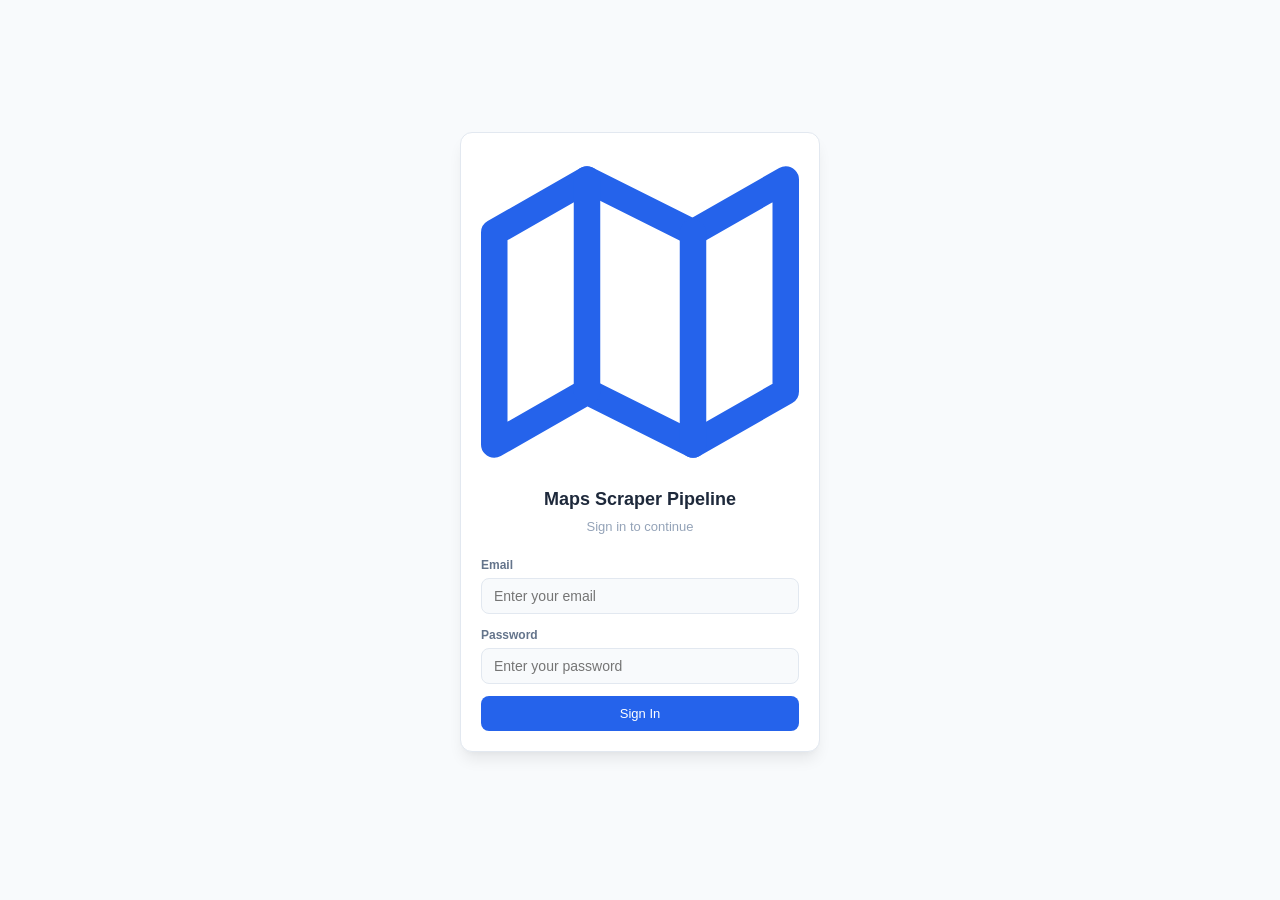
<file: pipeline/frontend/index.html>
<!DOCTYPE html>
<html lang="en">
<head>
<meta charset="UTF-8">
<meta name="viewport" content="width=device-width, initial-scale=1.0">
<title>Maps Scraper Pipeline</title>
<link rel="stylesheet" href="styles.css?v=8">
</head>
<body>

<!-- Login Screen -->
<div id="login-screen" style="position:fixed;inset:0;background:var(--bg);z-index:9999;display:flex;align-items:center;justify-content:center;">
  <div class="card" style="width:360px;max-width:90%;box-shadow:var(--shadow-lg);">
    <div style="text-align:center;margin-bottom:20px;">
      <div id="login-logo" style="margin-bottom:8px;color:var(--primary);"></div>
      <h2 style="font-size:18px;color:var(--text);">Maps Scraper Pipeline</h2>
      <p style="font-size:13px;color:var(--text-muted);margin-top:4px;">Sign in to continue</p>
    </div>
    <div class="input-group">
      <label>Email</label>
      <input type="email" class="input" id="login-email" placeholder="Enter your email">
    </div>
    <div class="input-group">
      <label>Password</label>
      <input type="password" class="input" id="login-password" placeholder="Enter your password" onkeydown="if(event.key==='Enter')doLogin()">
    </div>
    <div id="login-error" style="font-size:12px;color:var(--danger);margin-bottom:8px;display:none;"></div>
    <button class="btn btn-primary" style="width:100%;justify-content:center;padding:10px;" onclick="doLogin()" id="btn-login">Sign In</button>
  </div>
</div>

<!-- Mobile Header -->
<div class="mobile-header">
  <h1 style="font-size:16px;color:var(--primary);display:flex;align-items:center;gap:6px;" id="mobile-logo"></h1>
  <button class="btn btn-outline" onclick="toggleSidebar()" id="menu-btn"></button>
</div>

<div class="app">
  <!-- Sidebar -->
  <aside class="sidebar" id="sidebar">
    <div class="sidebar-logo">
      <h1 id="logo-text"></h1>
    </div>
    <nav id="nav"></nav>
  </aside>

  <!-- Main Content -->
  <main class="main">

    <!-- Page: Dashboard -->
    <div class="page active" id="page-dashboard">
      <div class="page-header">
        <h2>Dashboard</h2>
        <p>Pipeline overview and real-time metrics</p>
      </div>
      <div class="stats-grid" id="stats-grid"></div>
      <div class="card" style="margin-top:16px;">
        <div class="card-title" id="scrapers-title"></div>
        <div id="scrapers-list"></div>
      </div>
    </div>

    <!-- Page: Scrapers -->
    <div class="page" id="page-scrapers">
      <div class="page-header">
        <h2>Scraper Workflows</h2>
        <p>Start, stop, and manage GitHub Actions scraper instances</p>
      </div>
      <div class="card">
        <div class="card-title" id="wf-title"></div>
        <div style="display:flex;align-items:center;gap:10px;flex-wrap:wrap;margin-bottom:16px;">
          <div class="input-group" style="margin:0;width:80px;">
            <label>Count</label>
            <input type="number" class="input" id="wf-count" value="2" min="1" max="10">
          </div>
          <button class="btn btn-success" id="btn-start" onclick="startWorkflows()"></button>
          <button class="btn btn-danger" id="btn-stop" onclick="stopWorkflows()"></button>
          <button class="btn btn-outline" id="btn-refresh-wf" onclick="refreshWorkflows()"></button>
        </div>
        <div id="wf-scrapers-list"></div>
      </div>
    </div>

    <!-- Page: Query Generator -->
    <div class="page" id="page-queries">
      <div class="page-header">
        <h2>Query Generator</h2>
        <p>Generate location-based search queries for the pipeline</p>
      </div>

      <!-- Stepper -->
      <div class="stepper" id="query-stepper"></div>

      <!-- Step 1: Mode -->
      <div class="card query-step" id="qstep-1">
        <div class="card-title" id="mode-title"></div>
        <div style="display:flex;gap:8px;flex-wrap:wrap;" id="mode-buttons"></div>
      </div>

      <!-- Step 2: Select data -->
      <div class="card query-step" id="qstep-2" style="display:none;">
        <div class="grid-2">
          <div>
            <div class="card-title" id="biz-title"></div>
            <input type="text" class="input" placeholder="Filter categories..." oninput="filterList('businesses', this.value)">
            <select class="input" id="businesses" multiple size="8"></select>
            <div style="font-size:12px;color:var(--text-muted);margin-top:4px;" id="biz-count"></div>

            <!-- Custom categories: anything not in the GMB list, or a list
                 pasted in from elsewhere. Added to whatever is selected above,
                 so it works alongside the picker or entirely on its own. -->
            <div style="margin-top:14px;padding-top:12px;border-top:1px solid var(--border);">
              <label style="display:block;font-size:11px;font-weight:600;color:var(--text-secondary);margin-bottom:4px;">
                Or add your own categories
              </label>
              <textarea class="input" id="custom-biz" rows="5" spellcheck="false"
                        style="width:100%;resize:vertical;font-family:inherit;line-height:1.5;"
                        placeholder="One per line, or comma separated:&#10;solar panel installer&#10;wedding photographer&#10;pet grooming, dog walker"
                        oninput="onCustomBizInput()"></textarea>
              <div style="display:flex;align-items:center;justify-content:space-between;margin-top:4px;gap:8px;">
                <span style="font-size:12px;color:var(--text-muted);" id="custom-biz-count"></span>
                <button class="btn btn-outline" style="padding:4px 10px;font-size:11px;"
                        onclick="clearCustomBiz()">Clear</button>
              </div>
            </div>
          </div>
          <div>
            <div class="card-title" id="loc-title"></div>
            <div class="grid-2" style="gap:8px;margin-bottom:8px;">
              <div style="position:relative;display:inline-block;flex:1;">
                <input type="text" class="input" id="country" placeholder="Search country..." style="margin:0;" autocomplete="off" onfocus="showDropdown('country')" oninput="filterDropdown('country')">
                <div class="search-dropdown" id="dropdown-country" style="display:none;"></div>
              </div>
              <div style="position:relative;display:inline-block;flex:1;">
                <input type="text" class="input" id="modifier" value="in" readonly style="margin:0;cursor:pointer;text-align:center;" onclick="showStaticDropdown('modifier')">
                <input type="hidden" id="modifier-value" value="in">
                <div class="search-dropdown" id="dropdown-modifier" style="display:none;min-width:80px;">
                  <div class="dd-item" onclick="selectStaticDropdown('modifier','in','in')"><span>in</span></div>
                  <div class="dd-item" onclick="selectStaticDropdown('modifier','near','near')"><span>near</span></div>
                </div>
              </div>
            </div>
            <input type="text" class="input" placeholder="Filter cities..." oninput="filterList('locations', this.value)">
            <select class="input" id="locations" multiple size="8"></select>
            <div style="display:flex;align-items:center;justify-content:space-between;margin-top:4px;">
              <span style="font-size:12px;color:var(--text-muted);" id="loc-count"></span>
              <button class="btn btn-outline" style="padding:4px 10px;font-size:11px;" onclick="selectAllLocs()">Select All</button>
            </div>
          </div>
        </div>
      </div>

      <!-- Step 3: Generate -->
      <div class="card query-step" id="qstep-3" style="display:none;">
        <div id="gen-preview"></div>
        <div style="margin-top:12px;display:flex;align-items:center;gap:12px;">
          <button class="btn btn-primary" id="btn-generate" onclick="generateQueries()"></button>
          <span id="gen-status"></span>
        </div>
      </div>

      <!-- Step navigation -->
      <div style="display:flex;gap:8px;margin-top:12px;" id="step-nav"></div>
    </div>

    <!-- Page: Results -->
    <div class="page" id="page-results">
      <div class="page-header">
        <h2>Scraped Data</h2>
        <p>Browse results grouped by query</p>
      </div>
      <div class="card">
        <!-- Back button (hidden by default) -->
        <div id="results-back" style="display:none;margin-bottom:12px;">
          <button class="btn btn-outline" onclick="backToQueries()" id="btn-back"></button>
          <button class="btn btn-success" onclick="exportCSV()" id="btn-export" style="margin-left:8px;"></button>
        </div>

        <!-- Query-level filters (shown on query list) -->
        <div id="query-filters" style="display:flex;flex-wrap:wrap;gap:8px;margin-bottom:12px;">
          <input type="text" class="input" id="q-filter" placeholder="Filter by business, city, or keyword..." style="width:300px;" oninput="debounceQueryFilter()">
          <div style="position:relative;display:inline-block;">
            <input type="text" class="input" id="q-sort" value="Sort: Newest" readonly style="width:160px;cursor:pointer;" onclick="showStaticDropdown('q-sort')">
            <input type="hidden" id="q-sort-value" value="date">
            <div class="search-dropdown" id="dropdown-q-sort" style="display:none;">
              <div class="dd-item" onclick="selectStaticDropdown('q-sort','date','Sort: Newest');queryListPage=1;loadQueryList()"><span>Sort: Newest</span></div>
              <div class="dd-item" onclick="selectStaticDropdown('q-sort','count','Sort: Most Results');queryListPage=1;loadQueryList()"><span>Sort: Most Results</span></div>
              <div class="dd-item" onclick="selectStaticDropdown('q-sort','name','Sort: Name A-Z');queryListPage=1;loadQueryList()"><span>Sort: Name A-Z</span></div>
            </div>
          </div>
        </div>

        <!-- Detail-level filters (shown when viewing a specific query's results) -->
        <div id="results-filters" style="display:none;flex-wrap:wrap;gap:8px;margin-bottom:12px;">
          <input type="text" class="input" id="r-search" placeholder="Search name or address..." style="width:200px;">
          <input type="text" class="input" id="r-city" placeholder="City" style="width:120px;">
          <input type="text" class="input" id="r-category" placeholder="Category" style="width:130px;">
          <input type="number" class="input" id="r-rating" placeholder="Min rating" style="width:100px;" step="0.5" min="0" max="5">
          <label style="display:flex;align-items:center;gap:4px;font-size:12px;color:var(--text-secondary);"><input type="checkbox" id="r-phone"> Phone only</label>
          <label style="display:flex;align-items:center;gap:4px;font-size:12px;color:var(--text-secondary);"><input type="checkbox" id="r-no-phone"> No phone</label>
          <label style="display:flex;align-items:center;gap:4px;font-size:12px;color:var(--text-secondary);"><input type="checkbox" id="r-website"> Has website</label>
          <button class="btn btn-primary" id="btn-search" onclick="loadQueryResults()"></button>
          <button class="btn btn-success" onclick="exportFilteredCSV()" id="btn-export-filtered"></button>
        </div>

        <div id="results-info" style="font-size:12px;color:var(--text-muted);margin-bottom:8px;"></div>
        <div class="table-wrap">
          <table>
            <thead id="results-thead"><tr><th>Query</th><th>Results</th><th>Last Scraped</th><th>Action</th></tr></thead>
            <tbody id="results-tbody"></tbody>
          </table>
        </div>
        <div style="display:flex;align-items:center;justify-content:space-between;flex-wrap:wrap;gap:8px;margin-top:12px;">
          <div style="display:flex;align-items:center;gap:6px;">
            <label style="font-size:12px;color:var(--text-muted);">Per page:</label>
            <div style="position:relative;display:inline-block;">
              <input type="text" class="input" id="r-per-page" value="25" readonly style="width:60px;cursor:pointer;text-align:center;" onclick="showStaticDropdown('r-per-page')">
              <input type="hidden" id="r-per-page-value" value="25">
              <div class="search-dropdown" id="dropdown-r-per-page" style="display:none;min-width:60px;">
                <div class="dd-item" onclick="selectStaticDropdown('r-per-page','10','10');changePerPage()"><span>10</span></div>
                <div class="dd-item" onclick="selectStaticDropdown('r-per-page','25','25');changePerPage()"><span>25</span></div>
                <div class="dd-item" onclick="selectStaticDropdown('r-per-page','50','50');changePerPage()"><span>50</span></div>
                <div class="dd-item" onclick="selectStaticDropdown('r-per-page','100','100');changePerPage()"><span>100</span></div>
              </div>
            </div>
          </div>
          <div class="pagination" id="pagination"></div>
        </div>
      </div>
    </div>

    <!-- Page: Settings -->
    <div class="page" id="page-alldata">
      <div class="page-header">
        <h2>All Data</h2>
        <p>Search and export across all records regardless of query</p>
      </div>
      <div class="card">
        <div class="card-title" id="alldata-filter-title"></div>
        <div class="filter-grid" style="display:grid;grid-template-columns:repeat(auto-fill, minmax(180px, 1fr));gap:12px;margin-bottom:16px;">
          <div class="input-group" style="margin:0;">
            <label style="font-size:11px;font-weight:600;color:var(--text-secondary);margin-bottom:4px;">Search Name/Address</label>
            <input type="text" class="input" id="ad-search" placeholder="e.g. plumber, beauty" style="width:100%;">
          </div>
          <div class="input-group" style="margin:0;position:relative;">
            <label style="font-size:11px;font-weight:600;color:var(--text-secondary);margin-bottom:4px;">City</label>
            <input type="text" class="input" id="ad-city" placeholder="Search city..." style="width:100%;" autocomplete="off" onfocus="showDropdown('city')" oninput="filterDropdown('city')">
            <input type="hidden" id="ad-city-value">
            <div class="search-dropdown" id="dropdown-city" style="display:none;"></div>
          </div>
          <div class="input-group" style="margin:0;position:relative;">
            <label style="font-size:11px;font-weight:600;color:var(--text-secondary);margin-bottom:4px;">Category</label>
            <input type="text" class="input" id="ad-category" placeholder="Search category..." style="width:100%;" autocomplete="off" onfocus="showDropdown('category')" oninput="filterDropdown('category')">
            <input type="hidden" id="ad-category-value">
            <div class="search-dropdown" id="dropdown-category" style="display:none;"></div>
          </div>
          <div class="input-group" style="margin:0;">
            <label style="font-size:11px;font-weight:600;color:var(--text-secondary);margin-bottom:4px;">Scraped Query</label>
            <input type="text" class="input" id="ad-query" placeholder="e.g. plumber in new york" style="width:100%;">
          </div>
          <div class="input-group" style="margin:0;position:relative;">
            <label style="font-size:11px;font-weight:600;color:var(--text-secondary);margin-bottom:4px;">Min Rating</label>
            <input type="text" class="input" id="ad-rating" value="Any Rating" readonly style="width:100%;cursor:pointer;" onclick="showStaticDropdown('rating')">
            <input type="hidden" id="ad-rating-value" value="">
            <div class="search-dropdown" id="dropdown-rating" style="display:none;">
              <div class="dd-item" onclick="selectStaticDropdown('rating','','Any Rating')"><span>Any Rating</span></div>
              <div class="dd-item" onclick="selectStaticDropdown('rating','3','3+ Stars')"><span>3+ Stars</span></div>
              <div class="dd-item" onclick="selectStaticDropdown('rating','3.5','3.5+ Stars')"><span>3.5+ Stars</span></div>
              <div class="dd-item" onclick="selectStaticDropdown('rating','4','4+ Stars')"><span>4+ Stars</span></div>
              <div class="dd-item" onclick="selectStaticDropdown('rating','4.5','4.5+ Stars')"><span>4.5+ Stars</span></div>
              <div class="dd-item" onclick="selectStaticDropdown('rating','5','5 Stars Only')"><span>5 Stars Only</span></div>
            </div>
          </div>
          <div class="input-group" style="margin:0;position:relative;">
            <label style="font-size:11px;font-weight:600;color:var(--text-secondary);margin-bottom:4px;">Min Reviews</label>
            <input type="text" class="input" id="ad-reviews" value="Any Reviews" readonly style="width:100%;cursor:pointer;" onclick="showStaticDropdown('reviews')">
            <input type="hidden" id="ad-reviews-value" value="">
            <div class="search-dropdown" id="dropdown-reviews" style="display:none;">
              <div class="dd-item" onclick="selectStaticDropdown('reviews','','Any Reviews')"><span>Any Reviews</span></div>
              <div class="dd-item" onclick="selectStaticDropdown('reviews','5','5+ Reviews')"><span>5+ Reviews</span></div>
              <div class="dd-item" onclick="selectStaticDropdown('reviews','10','10+ Reviews')"><span>10+ Reviews</span></div>
              <div class="dd-item" onclick="selectStaticDropdown('reviews','25','25+ Reviews')"><span>25+ Reviews</span></div>
              <div class="dd-item" onclick="selectStaticDropdown('reviews','50','50+ Reviews')"><span>50+ Reviews</span></div>
              <div class="dd-item" onclick="selectStaticDropdown('reviews','100','100+ Reviews')"><span>100+ Reviews</span></div>
            </div>
          </div>
          <div class="input-group" style="margin:0;position:relative;">
            <label style="font-size:11px;font-weight:600;color:var(--text-secondary);margin-bottom:4px;">Phone Filter</label>
            <input type="text" class="input" id="ad-phone-filter" value="All (With/Without)" readonly style="width:100%;cursor:pointer;" onclick="showStaticDropdown('phone-filter')">
            <input type="hidden" id="ad-phone-filter-value" value="all">
            <div class="search-dropdown" id="dropdown-phone-filter" style="display:none;">
              <div class="dd-item" onclick="selectStaticDropdown('phone-filter','all','All (With/Without)')"><span>All (With/Without)</span></div>
              <div class="dd-item" onclick="selectStaticDropdown('phone-filter','has','Has Phone')"><span>Has Phone</span></div>
              <div class="dd-item" onclick="selectStaticDropdown('phone-filter','none','No Phone')"><span>No Phone</span></div>
            </div>
          </div>
          <div class="input-group" style="margin:0;position:relative;">
            <label style="font-size:11px;font-weight:600;color:var(--text-secondary);margin-bottom:4px;">Website Filter</label>
            <input type="text" class="input" id="ad-website-filter" value="All (With/Without)" readonly style="width:100%;cursor:pointer;" onclick="showStaticDropdown('website-filter')">
            <input type="hidden" id="ad-website-filter-value" value="all">
            <div class="search-dropdown" id="dropdown-website-filter" style="display:none;">
              <div class="dd-item" onclick="selectStaticDropdown('website-filter','all','All (With/Without)')"><span>All (With/Without)</span></div>
              <div class="dd-item" onclick="selectStaticDropdown('website-filter','has','Has Website')"><span>Has Website</span></div>
              <div class="dd-item" onclick="selectStaticDropdown('website-filter','none','No Website')"><span>No Website</span></div>
            </div>
          </div>
          <div class="input-group" style="margin:0;position:relative;">
            <label style="font-size:11px;font-weight:600;color:var(--text-secondary);margin-bottom:4px;">Address Filter</label>
            <input type="text" class="input" id="ad-address-filter" value="All (With/Without)" readonly style="width:100%;cursor:pointer;" onclick="showStaticDropdown('address-filter')">
            <input type="hidden" id="ad-address-filter-value" value="all">
            <div class="search-dropdown" id="dropdown-address-filter" style="display:none;">
              <div class="dd-item" onclick="selectStaticDropdown('address-filter','all','All (With/Without)')"><span>All (With/Without)</span></div>
              <div class="dd-item" onclick="selectStaticDropdown('address-filter','has','Has Address')"><span>Has Address</span></div>
              <div class="dd-item" onclick="selectStaticDropdown('address-filter','none','No Address')"><span>No Address</span></div>
            </div>
          </div>
          <div class="input-group" style="margin:0;position:relative;">
            <label style="font-size:11px;font-weight:600;color:var(--text-secondary);margin-bottom:4px;">Sort By</label>
            <input type="text" class="input" id="ad-sort" value="Rating" readonly style="width:100%;cursor:pointer;" onclick="showStaticDropdown('sort')">
            <input type="hidden" id="ad-sort-value" value="rating">
            <div class="search-dropdown" id="dropdown-sort" style="display:none;">
              <div class="dd-item" onclick="selectStaticDropdown('sort','rating','Rating')"><span>Rating</span></div>
              <div class="dd-item" onclick="selectStaticDropdown('sort','reviews','Reviews')"><span>Reviews</span></div>
              <div class="dd-item" onclick="selectStaticDropdown('sort','name','Name')"><span>Name</span></div>
              <div class="dd-item" onclick="selectStaticDropdown('sort','date','Newest')"><span>Newest</span></div>
              <div class="dd-item" onclick="selectStaticDropdown('sort','city','City')"><span>City</span></div>
            </div>
          </div>
          <div class="input-group" style="margin:0;position:relative;">
            <label style="font-size:11px;font-weight:600;color:var(--text-secondary);margin-bottom:4px;">Sort Order</label>
            <input type="text" class="input" id="ad-order" value="Descending" readonly style="width:100%;cursor:pointer;" onclick="showStaticDropdown('order')">
            <input type="hidden" id="ad-order-value" value="desc">
            <div class="search-dropdown" id="dropdown-order" style="display:none;">
              <div class="dd-item" onclick="selectStaticDropdown('order','desc','Descending')"><span>Descending</span></div>
              <div class="dd-item" onclick="selectStaticDropdown('order','asc','Ascending')"><span>Ascending</span></div>
            </div>
          </div>
        </div>

        <div style="display:flex;justify-content:flex-end;gap:8px;margin-bottom:12px;">
          <button class="btn btn-outline" onclick="resetAllDataFilters()" id="btn-reset-alldata"></button>
          <button class="btn btn-primary" onclick="loadAllData()" id="btn-search-alldata"></button>
          <button class="btn btn-success" onclick="exportAllDataCSV()" id="btn-export-alldata"></button>
          <button class="btn btn-success" onclick="exportDomainsCSV()" id="btn-export-domains"></button>
        </div>
        <div id="alldata-info" style="font-size:12px;color:var(--text-muted);margin-bottom:8px;"></div>
        <div class="table-wrap">
          <table>
            <thead id="alldata-thead"><tr><th>Name</th><th>Rating</th><th>Reviews</th><th>Category</th><th>Phone</th><th>Website</th><th>City</th><th>Last Query</th></tr></thead>
            <tbody id="alldata-tbody"></tbody>
          </table>
        </div>
        <div style="display:flex;align-items:center;justify-content:space-between;flex-wrap:wrap;gap:8px;margin-top:12px;">
          <div style="display:flex;align-items:center;gap:6px;">
            <label style="font-size:12px;color:var(--text-muted);">Per page:</label>
            <div style="position:relative;display:inline-block;">
              <input type="text" class="input" id="ad-per-page" value="25" readonly style="width:60px;cursor:pointer;text-align:center;" onclick="showStaticDropdown('ad-per-page')">
              <input type="hidden" id="ad-per-page-value" value="25">
              <div class="search-dropdown" id="dropdown-ad-per-page" style="display:none;min-width:60px;">
                <div class="dd-item" onclick="selectStaticDropdown('ad-per-page','10','10');allDataPage=1;loadAllData()"><span>10</span></div>
                <div class="dd-item" onclick="selectStaticDropdown('ad-per-page','25','25');allDataPage=1;loadAllData()"><span>25</span></div>
                <div class="dd-item" onclick="selectStaticDropdown('ad-per-page','50','50');allDataPage=1;loadAllData()"><span>50</span></div>
                <div class="dd-item" onclick="selectStaticDropdown('ad-per-page','100','100');allDataPage=1;loadAllData()"><span>100</span></div>
              </div>
            </div>
          </div>
          <div class="pagination" id="alldata-pagination"></div>
        </div>
      </div>
    </div>

    <!-- Page: Domain Ping -->
    <div class="page" id="page-domains">
      <div class="page-header">
        <h2>Domain Ping</h2>
        <p>Pings every scraped domain and flags the ones that have expired</p>
      </div>

      <div class="stats-grid" id="dom-stats-grid"></div>

      <div class="card" style="margin-top:16px;">
        <div class="card-title" id="dom-control-title"></div>

        <div style="margin-bottom:14px;">
          <div style="display:flex;justify-content:space-between;font-size:12px;color:var(--text-secondary);margin-bottom:6px;">
            <span id="dom-coverage-label">Checked 0 of 0</span>
            <span id="dom-coverage-pct">0%</span>
          </div>
          <div style="height:8px;background:var(--border);border-radius:6px;overflow:hidden;">
            <div id="dom-coverage-bar" style="height:100%;width:0%;background:var(--success);transition:width 0.4s ease;"></div>
          </div>
          <div id="dom-worker-info" style="font-size:12px;color:var(--text-muted);margin-top:8px;"></div>
        </div>

        <div style="display:flex;gap:8px;flex-wrap:wrap;align-items:center;">
          <button class="btn btn-primary" id="btn-dom-sync" onclick="syncDomains()"></button>
          <button class="btn btn-outline" id="btn-dom-toggle" onclick="togglePinger()"></button>
          <button class="btn btn-outline" id="btn-dom-recheck" onclick="recheckAllDomains()"></button>
          <button class="btn btn-outline" id="btn-dom-refresh" onclick="loadDomainStats()"></button>
          <span id="dom-sync-status" style="font-size:12px;color:var(--text-muted);"></span>
        </div>
      </div>

      <div class="card" style="margin-top:16px;">
        <div class="card-title" id="dom-filter-title"></div>
        <div class="filter-grid" style="display:grid;grid-template-columns:repeat(auto-fill, minmax(180px, 1fr));gap:12px;margin-bottom:16px;">
          <div class="input-group" style="margin:0;">
            <label style="font-size:11px;font-weight:600;color:var(--text-secondary);margin-bottom:4px;">Search Domain</label>
            <input type="text" class="input" id="dom-search" placeholder="e.g. example.com" style="width:100%;" onkeydown="if(event.key==='Enter'){domainsPage=1;loadDomains()}">
          </div>
          <div class="input-group" style="margin:0;position:relative;">
            <label style="font-size:11px;font-weight:600;color:var(--text-secondary);margin-bottom:4px;">Status</label>
            <input type="text" class="input" id="ad-dom-status" value="All Statuses" readonly style="width:100%;cursor:pointer;" onclick="showStaticDropdown('dom-status')">
            <input type="hidden" id="ad-dom-status-value" value="">
            <div class="search-dropdown" id="dropdown-dom-status" style="display:none;">
              <div class="dd-item" onclick="pickDomStatus('','All Statuses')"><span>All Statuses</span></div>
              <div class="dd-item" onclick="pickDomStatus('expired','Expired')"><span>Expired</span></div>
              <div class="dd-item" onclick="pickDomStatus('expiring_soon','Expiring Soon')"><span>Expiring Soon</span></div>
              <div class="dd-item" onclick="pickDomStatus('active','Active')"><span>Active</span></div>
              <div class="dd-item" onclick="pickDomStatus('pending','Pending')"><span>Pending</span></div>
              <div class="dd-item" onclick="pickDomStatus('error','Error')"><span>Error</span></div>
              <div class="dd-item" onclick="pickDomStatus('invalid','Invalid')"><span>Invalid</span></div>
            </div>
          </div>
          <div class="input-group" style="margin:0;position:relative;">
            <label style="font-size:11px;font-weight:600;color:var(--text-secondary);margin-bottom:4px;">TLD</label>
            <input type="text" class="input" id="ad-tld" placeholder="Search TLD..." style="width:100%;" autocomplete="off" onfocus="showDropdown('tld')" oninput="filterDropdown('tld')">
            <input type="hidden" id="ad-tld-value">
            <div class="search-dropdown" id="dropdown-tld" style="display:none;"></div>
          </div>
          <div class="input-group" style="margin:0;position:relative;">
            <label style="font-size:11px;font-weight:600;color:var(--text-secondary);margin-bottom:4px;">Expiring Within</label>
            <input type="text" class="input" id="ad-dom-window" value="Any" readonly style="width:100%;cursor:pointer;" onclick="showStaticDropdown('dom-window')">
            <input type="hidden" id="ad-dom-window-value" value="0">
            <div class="search-dropdown" id="dropdown-dom-window" style="display:none;">
              <div class="dd-item" onclick="selectStaticDropdown('dom-window','0','Any')"><span>Any</span></div>
              <div class="dd-item" onclick="selectStaticDropdown('dom-window','7','7 days')"><span>7 days</span></div>
              <div class="dd-item" onclick="selectStaticDropdown('dom-window','30','30 days')"><span>30 days</span></div>
              <div class="dd-item" onclick="selectStaticDropdown('dom-window','90','90 days')"><span>90 days</span></div>
              <div class="dd-item" onclick="selectStaticDropdown('dom-window','180','180 days')"><span>180 days</span></div>
            </div>
          </div>
          <div class="input-group" style="margin:0;position:relative;">
            <label style="font-size:11px;font-weight:600;color:var(--text-secondary);margin-bottom:4px;">Sort By</label>
            <input type="text" class="input" id="ad-dom-sort" value="Businesses" readonly style="width:100%;cursor:pointer;" onclick="showStaticDropdown('dom-sort')">
            <input type="hidden" id="ad-dom-sort-value" value="businesses">
            <div class="search-dropdown" id="dropdown-dom-sort" style="display:none;">
              <div class="dd-item" onclick="selectStaticDropdown('dom-sort','businesses','Businesses')"><span>Businesses</span></div>
              <div class="dd-item" onclick="selectStaticDropdown('dom-sort','expiry','Expiry Date')"><span>Expiry Date</span></div>
              <div class="dd-item" onclick="selectStaticDropdown('dom-sort','domain','Domain A-Z')"><span>Domain A-Z</span></div>
              <div class="dd-item" onclick="selectStaticDropdown('dom-sort','checked','Last Checked')"><span>Last Checked</span></div>
              <div class="dd-item" onclick="selectStaticDropdown('dom-sort','status','Status')"><span>Status</span></div>
            </div>
          </div>
          <div class="input-group" style="margin:0;position:relative;">
            <label style="font-size:11px;font-weight:600;color:var(--text-secondary);margin-bottom:4px;">Sort Order</label>
            <input type="text" class="input" id="ad-dom-order" value="Descending" readonly style="width:100%;cursor:pointer;" onclick="showStaticDropdown('dom-order')">
            <input type="hidden" id="ad-dom-order-value" value="desc">
            <div class="search-dropdown" id="dropdown-dom-order" style="display:none;">
              <div class="dd-item" onclick="selectStaticDropdown('dom-order','desc','Descending')"><span>Descending</span></div>
              <div class="dd-item" onclick="selectStaticDropdown('dom-order','asc','Ascending')"><span>Ascending</span></div>
            </div>
          </div>
        </div>

        <div style="display:flex;justify-content:space-between;gap:8px;margin-bottom:12px;flex-wrap:wrap;">
          <div style="display:flex;gap:8px;">
            <input type="text" class="input" id="dom-check-input" placeholder="Check a single domain now..." style="width:230px;" onkeydown="if(event.key==='Enter')checkOneDomain()">
            <button class="btn btn-outline" onclick="checkOneDomain()" id="btn-dom-checkone"></button>
          </div>
          <div style="display:flex;gap:8px;">
            <button class="btn btn-outline" onclick="resetDomainFilters()" id="btn-dom-reset"></button>
            <button class="btn btn-primary" onclick="domainsPage=1;loadDomains()" id="btn-dom-search"></button>
            <button class="btn btn-success" onclick="exportDomainStatusCSV()" id="btn-dom-export"></button>
            <button class="btn btn-success" onclick="exportDomainBusinessesCSV()" id="btn-dom-export-biz"></button>
          </div>
        </div>

        <div id="dom-check-result" style="display:none;margin-bottom:12px;padding:12px;border:1px solid var(--border);border-radius:8px;background:var(--bg);font-size:13px;"></div>

        <div id="dom-info" style="font-size:12px;color:var(--text-muted);margin-bottom:8px;"></div>
        <div class="table-wrap">
          <table>
            <thead><tr><th>Domain</th><th>Status</th><th>Available</th><th>Expiry</th><th>Days Left</th><th>Registrar</th><th>DNS</th><th>Businesses</th><th>Last Checked</th><th>Action</th></tr></thead>
            <tbody id="dom-tbody"></tbody>
          </table>
        </div>
        <div style="display:flex;align-items:center;justify-content:space-between;flex-wrap:wrap;gap:8px;margin-top:12px;">
          <div style="display:flex;align-items:center;gap:6px;">
            <label style="font-size:12px;color:var(--text-muted);">Per page:</label>
            <div style="position:relative;display:inline-block;">
              <input type="text" class="input" id="ad-dom-per-page" value="25" readonly style="width:60px;cursor:pointer;text-align:center;" onclick="showStaticDropdown('dom-per-page')">
              <input type="hidden" id="ad-dom-per-page-value" value="25">
              <div class="search-dropdown" id="dropdown-dom-per-page" style="display:none;min-width:60px;">
                <div class="dd-item" onclick="selectStaticDropdown('dom-per-page','25','25');domainsPage=1;loadDomains()"><span>25</span></div>
                <div class="dd-item" onclick="selectStaticDropdown('dom-per-page','50','50');domainsPage=1;loadDomains()"><span>50</span></div>
                <div class="dd-item" onclick="selectStaticDropdown('dom-per-page','100','100');domainsPage=1;loadDomains()"><span>100</span></div>
                <div class="dd-item" onclick="selectStaticDropdown('dom-per-page','200','200');domainsPage=1;loadDomains()"><span>200</span></div>
              </div>
            </div>
          </div>
          <div class="pagination" id="dom-pagination"></div>
        </div>
      </div>
    </div>

    <!-- Page: Settings -->
    <div class="page" id="page-settings">
      <div class="page-header">
        <h2>Settings</h2>
        <p>Configure GitHub PAT and pipeline settings</p>
      </div>
      <div class="card">
        <div class="card-title" id="pat-title"></div>
        <div class="input-group">
          <label>GitHub Personal Access Token</label>
          <input type="password" class="input" id="pat" placeholder="ghp_xxxxxxxxxxxx">
        </div>
        <div style="display:flex;align-items:center;gap:8px;">
          <button class="btn btn-primary" id="btn-save-pat" onclick="savePat()"></button>
          <span id="pat-status"></span>
        </div>
        <div style="margin-top:16px;padding-top:16px;border-top:1px solid var(--border);">
          <div class="card-title" id="tunnel-title"></div>
          <div id="tunnel-info" style="font-size:13px;color:var(--text-secondary);"></div>
        </div>
      </div>
    </div>

  </main>
</div>

<!-- Toast container -->
<div id="toast-container"></div>

<script src="icons.js?v=8"></script>
<script src="app.js?v=8"></script>
</body>
</html>
</file>
<file: pipeline/frontend/styles.css>
:root {
  --primary: #2563eb;
  --primary-light: #3b82f6;
  --primary-dark: #1d4ed8;
  --primary-50: #eff6ff;
  --primary-100: #dbeafe;
  --primary-200: #bfdbfe;
  --bg: #f8fafc;
  --card: #ffffff;
  --border: #e2e8f0;
  --text: #1e293b;
  --text-secondary: #64748b;
  --text-muted: #94a3b8;
  --success: #10b981;
  --danger: #ef4444;
  --warning: #f59e0b;
  --radius: 12px;
  --shadow: 0 1px 3px rgba(0,0,0,0.06), 0 1px 2px rgba(0,0,0,0.04);
  --shadow-md: 0 4px 6px -1px rgba(0,0,0,0.07), 0 2px 4px -2px rgba(0,0,0,0.05);
  --shadow-lg: 0 10px 15px -3px rgba(0,0,0,0.08), 0 4px 6px -4px rgba(0,0,0,0.04);
  --transition: 0.2s cubic-bezier(0.4, 0, 0.2, 1);
}

* { box-sizing: border-box; margin: 0; padding: 0; }

body {
  font-family: -apple-system, BlinkMacSystemFont, 'Inter', 'Segoe UI', sans-serif;
  background: var(--bg);
  color: var(--text);
  line-height: 1.5;
  -webkit-font-smoothing: antialiased;
}

/* Layout */
.app { display: flex; min-height: 100vh; }

.sidebar {
  width: 240px;
  background: var(--card);
  border-right: 1px solid var(--border);
  padding: 24px 0;
  position: fixed;
  top: 0;
  left: 0;
  height: 100vh;
  z-index: 100;
  transition: transform var(--transition);
}

.sidebar-logo {
  padding: 0 20px 24px;
  border-bottom: 1px solid var(--border);
  margin-bottom: 16px;
}

.sidebar-logo h1 {
  font-size: 16px;
  font-weight: 700;
  color: var(--primary);
  display: flex;
  align-items: center;
  gap: 8px;
}

.nav-item {
  display: flex;
  align-items: center;
  gap: 10px;
  padding: 10px 20px;
  font-size: 14px;
  color: var(--text-secondary);
  cursor: pointer;
  transition: all var(--transition);
  border-left: 3px solid transparent;
}

.nav-item:hover { background: var(--primary-50); color: var(--primary); }
.nav-item.active { background: var(--primary-50); color: var(--primary); border-left-color: var(--primary); font-weight: 600; }
.nav-item svg { width: 18px; height: 18px; flex-shrink: 0; }

.main {
  margin-left: 240px;
  flex: 1;
  padding: 24px 32px;
  min-height: 100vh;
}

/* Page header */
.page-header { margin-bottom: 24px; }
.page-header h2 { font-size: 22px; font-weight: 700; color: var(--text); }
.page-header p { font-size: 14px; color: var(--text-secondary); margin-top: 4px; }

/* Cards */
.card {
  background: var(--card);
  border: 1px solid var(--border);
  border-radius: var(--radius);
  padding: 20px;
  box-shadow: var(--shadow);
  margin-bottom: 16px;
  animation: fadeUp 0.3s ease;
}

.card-title {
  font-size: 13px;
  font-weight: 600;
  color: var(--text-secondary);
  text-transform: uppercase;
  letter-spacing: 0.4px;
  margin-bottom: 14px;
  display: flex;
  align-items: center;
  gap: 8px;
}

.card-title svg { width: 16px; height: 16px; color: var(--primary); }

/* Buttons */
.btn {
  display: inline-flex;
  align-items: center;
  gap: 6px;
  padding: 8px 16px;
  border: none;
  border-radius: 8px;
  font-size: 13px;
  font-weight: 500;
  cursor: pointer;
  transition: all var(--transition);
  position: relative;
  overflow: hidden;
}

.btn::after {
  content: '';
  position: absolute;
  inset: 0;
  background: rgba(255,255,255,0.15);
  opacity: 0;
  transition: opacity var(--transition);
}

.btn:hover::after { opacity: 1; }
.btn:active { transform: scale(0.97); }
.btn:disabled { opacity: 0.5; cursor: not-allowed; transform: none; }
.btn svg { width: 14px; height: 14px; }

.btn-primary { background: var(--primary); color: #fff; }
.btn-primary:hover { background: var(--primary-dark); box-shadow: 0 4px 12px rgba(37,99,235,0.3); }
.btn-success { background: var(--success); color: #fff; }
.btn-danger { background: var(--danger); color: #fff; }
.btn-outline { background: transparent; color: var(--primary); border: 1px solid var(--primary-200); }
.btn-outline:hover { background: var(--primary-50); }

/* Inputs */
.input-group { margin-bottom: 12px; }
.input-group label { display: block; font-size: 12px; font-weight: 600; color: var(--text-secondary); margin-bottom: 4px; }

.input {
  width: 100%;
  padding: 9px 12px;
  border: 1px solid var(--border);
  border-radius: 8px;
  font-size: 14px;
  color: var(--text);
  background: var(--bg);
  transition: all var(--transition);
}

.input:focus { outline: none; border-color: var(--primary); box-shadow: 0 0 0 3px var(--primary-100); }

select.input { cursor: pointer; }

/* Stats */
.stats-grid { display: grid; grid-template-columns: repeat(auto-fit, minmax(140px, 1fr)); gap: 12px; }

.stat-card {
  background: var(--card);
  border: 1px solid var(--border);
  border-radius: var(--radius);
  padding: 16px;
  text-align: center;
  transition: all var(--transition);
}

.stat-card:hover { box-shadow: var(--shadow-md); transform: translateY(-2px); }
.stat-num { font-size: 28px; font-weight: 700; color: var(--primary); }
.stat-label { font-size: 11px; color: var(--text-muted); margin-top: 2px; text-transform: uppercase; letter-spacing: 0.3px; }

/* Table */
.table-wrap { overflow-x: auto; border-radius: var(--radius); border: 1px solid var(--border); }

table { width: 100%; border-collapse: collapse; font-size: 13px; }
th { padding: 10px 12px; text-align: left; background: var(--primary-50); color: var(--text-secondary); font-weight: 600; font-size: 11px; text-transform: uppercase; letter-spacing: 0.3px; }
th.sortable { cursor: pointer; user-select: none; transition: color var(--transition); }
th.sortable:hover { color: var(--primary); }
th.sortable .sort-icon { display: inline-block; margin-left: 3px; opacity: 0.3; font-size: 10px; }
th.sortable.asc .sort-icon, th.sortable.desc .sort-icon { opacity: 1; color: var(--primary); }
td { padding: 10px 12px; border-top: 1px solid var(--border); color: var(--text); }
tr:hover td { background: var(--primary-50); }

/* Pagination */
.pagination { display: flex; align-items: center; justify-content: center; gap: 4px; margin-top: 16px; }

.page-btn {
  width: 32px;
  height: 32px;
  display: flex;
  align-items: center;
  justify-content: center;
  border: 1px solid var(--border);
  border-radius: 6px;
  cursor: pointer;
  font-size: 13px;
  color: var(--text-secondary);
  background: var(--card);
  transition: all var(--transition);
}

.page-btn:hover { border-color: var(--primary); color: var(--primary); }
.page-btn.active { background: var(--primary); color: #fff; border-color: var(--primary); }

/* Stepper */
.stepper { display: flex; align-items: center; margin-bottom: 24px; }

.step {
  display: flex;
  align-items: center;
  gap: 8px;
  font-size: 13px;
  color: var(--text-muted);
}

.step-num {
  width: 28px;
  height: 28px;
  border-radius: 50%;
  display: flex;
  align-items: center;
  justify-content: center;
  font-size: 12px;
  font-weight: 600;
  border: 2px solid var(--border);
  background: var(--card);
  transition: all var(--transition);
}

.step.active .step-num { background: var(--primary); color: #fff; border-color: var(--primary); }
.step.done .step-num { background: var(--success); color: #fff; border-color: var(--success); }

.step-line { width: 40px; height: 2px; background: var(--border); margin: 0 8px; }
.step.done + .step-line, .step.active + .step-line { background: var(--primary); }

/* Loader spinner */
.spinner {
  width: 16px;
  height: 16px;
  border: 2px solid var(--primary-200);
  border-top-color: var(--primary);
  border-radius: 50%;
  animation: spin 0.6s linear infinite;
  display: inline-block;
}

.spinner-lg { width: 32px; height: 32px; border-width: 3px; }

/* Skeleton loading rows (used while a search/filter is in flight) */
.skeleton-row td { padding: 12px; }
.skeleton-bar {
  height: 14px;
  border-radius: 6px;
  width: 100%;
  background: linear-gradient(90deg, var(--border) 25%, var(--primary-100) 37%, var(--border) 63%);
  background-size: 400% 100%;
  animation: skeletonShine 1.4s ease infinite;
}

@keyframes skeletonShine {
  0% { background-position: 100% 50%; }
  100% { background-position: 0% 50%; }
}

/* Tags */
.tag {
  display: inline-flex;
  align-items: center;
  padding: 3px 10px;
  border-radius: 20px;
  font-size: 11px;
  font-weight: 500;
}

.tag-blue { background: var(--primary-100); color: var(--primary-dark); }
.tag-green { background: #d1fae5; color: #065f46; }
.tag-red { background: #fee2e2; color: #991b1b; }
.tag-amber { background: #fef3c7; color: #92400e; }
.tag-grey { background: #e2e8f0; color: #475569; }

/* Grid */
.grid-2 { display: grid; grid-template-columns: 1fr 1fr; gap: 16px; }

/* Pages */
.page { display: none; animation: fadeUp 0.3s ease; }
.page.active { display: block; }

/* Animations */
@keyframes fadeUp {
  from { opacity: 0; transform: translateY(8px); }
  to { opacity: 1; transform: translateY(0); }
}

@keyframes spin {
  to { transform: rotate(360deg); }
}

@keyframes pulse {
  0%, 100% { opacity: 1; }
  50% { opacity: 0.5; }
}

.animate-pulse { animation: pulse 2s ease-in-out infinite; }

/* Mobile hamburger */
.mobile-header { display: none; }

/* Toast */
.toast {
  position: fixed;
  bottom: 24px;
  right: 24px;
  padding: 14px 20px;
  background: var(--card);
  border: 1px solid var(--border);
  border-radius: 12px;
  box-shadow: 0 20px 60px rgba(0,0,0,0.12), 0 8px 20px rgba(0,0,0,0.06);
  font-size: 13px;
  font-weight: 500;
  display: flex;
  align-items: center;
  gap: 10px;
  z-index: 1000;
  animation: toastIn 0.4s cubic-bezier(0.16, 1, 0.3, 1);
  transition: opacity 0.3s ease, transform 0.3s ease;
}

.toast.success { border-left: 4px solid var(--success); }
.toast.success svg { color: var(--success); }
.toast.error { border-left: 4px solid var(--danger); }
.toast.error svg { color: var(--danger); }

.toast svg { width: 18px; height: 18px; flex-shrink: 0; }
.toast span { color: var(--text); }

.toast.hiding {
  opacity: 0;
  transform: translateX(20px) scale(0.95);
}

@keyframes toastIn {
  from { opacity: 0; transform: translateY(12px) translateX(12px) scale(0.9); }
  to { opacity: 1; transform: translateY(0) translateX(0) scale(1); }
}

/* Responsive */
@media (max-width: 768px) {
  .sidebar { transform: translateX(-100%); }
  .sidebar.open { transform: translateX(0); box-shadow: var(--shadow-lg); }
  .main { margin-left: 0; padding: 16px; }
  .mobile-header { display: flex; align-items: center; justify-content: space-between; padding: 12px 16px; background: var(--card); border-bottom: 1px solid var(--border); position: sticky; top: 0; z-index: 50; }
  .grid-2 { grid-template-columns: 1fr; }
  .stats-grid { grid-template-columns: repeat(2, 1fr); }
  .stepper { flex-wrap: wrap; gap: 4px; }
  .step-line { width: 20px; }
}

/* Searchable dropdown */
.search-dropdown {
  position: absolute;
  top: 100%;
  left: 0;
  right: 0;
  max-height: 220px;
  overflow-y: auto;
  background: var(--card);
  border: 1px solid var(--border);
  border-radius: 8px;
  box-shadow: 0 8px 24px rgba(0,0,0,0.12);
  z-index: 100;
  margin-top: 2px;
}
.search-dropdown .dd-item {
  padding: 8px 12px;
  cursor: pointer;
  font-size: 13px;
  display: flex;
  justify-content: space-between;
  align-items: center;
  border-bottom: 1px solid var(--border);
}
.search-dropdown .dd-item:last-child { border-bottom: none; }
.search-dropdown .dd-item:hover { background: var(--primary-50); }
.search-dropdown .dd-item.active { background: var(--primary-50); color: var(--primary); font-weight: 600; }
.search-dropdown .dd-item .dd-count { font-size: 11px; color: var(--text-muted); }
.search-dropdown .dd-empty { padding: 12px; text-align: center; color: var(--text-muted); font-size: 12px; }
</file>
